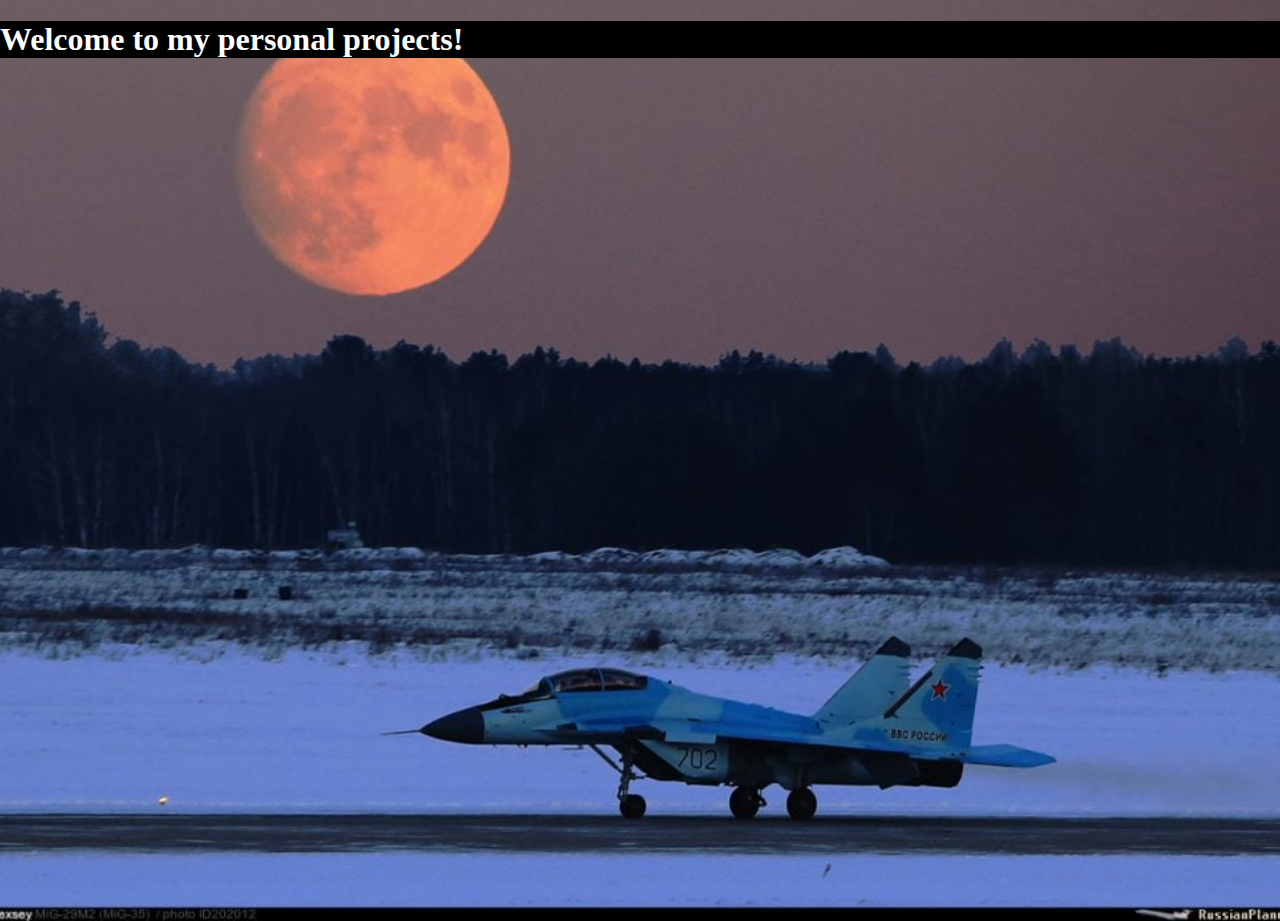
<file: index.html>
<!DOCTYPE html>
<title>Projects Home Page</title>
<html lang="en">
  <head> 
    <link rel="icon" href="icon.ico">
    <meta charset="UTF-8">
    <link rel="stylesheet" href="chrome-new-tab/newtab.css">
  </head>

  <body> 
    <script src="chrome-new-tab/newtab.js"></script>
    <h1 style="background-color: black; color: white">Welcome to my personal projects!</h1>
  </body>
</html>
</file>
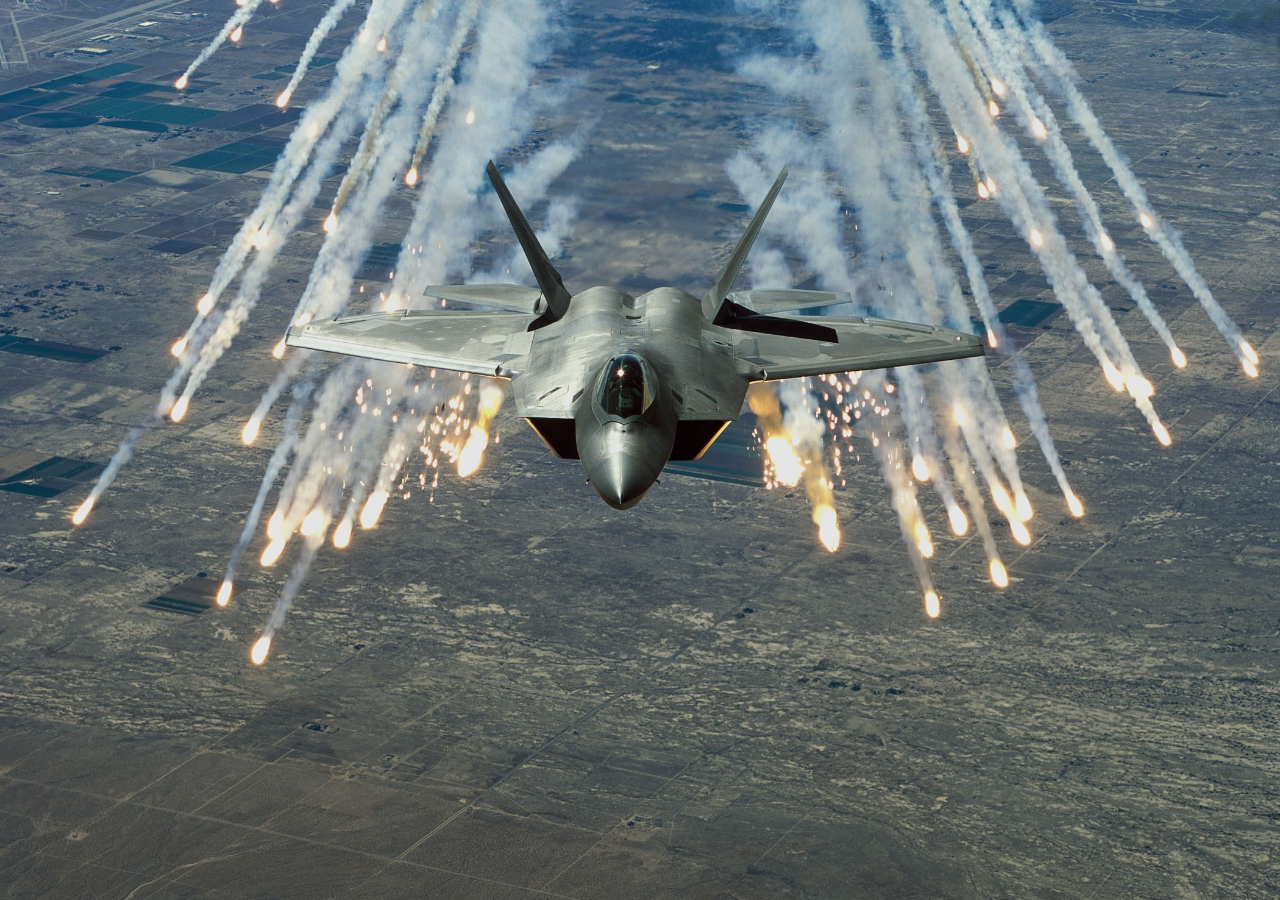
<file: chrome-new-tab/newtab.html>
<!DOCTYPE html> 
<html lang="en">
  <head> 
    <link rel="icon" href="icon.ico">
    <meta charset="UTF-8">
    <title>New Tab</title>
    <link rel="stylesheet" href="newtab.css">
  </head>

  <body> 
    <script src="newtab.js"></script>
  </body>
</html>
</file>
<file: chrome-new-tab/newtab.css>
body { 
    visibility: visible;
    margin: 0; 
    padding: 0; 
    background-size: cover; 
    background-position: center; 
    background-repeat: no-repeat;
    height: 100vh;
    width: 100vw;
}
</file>
